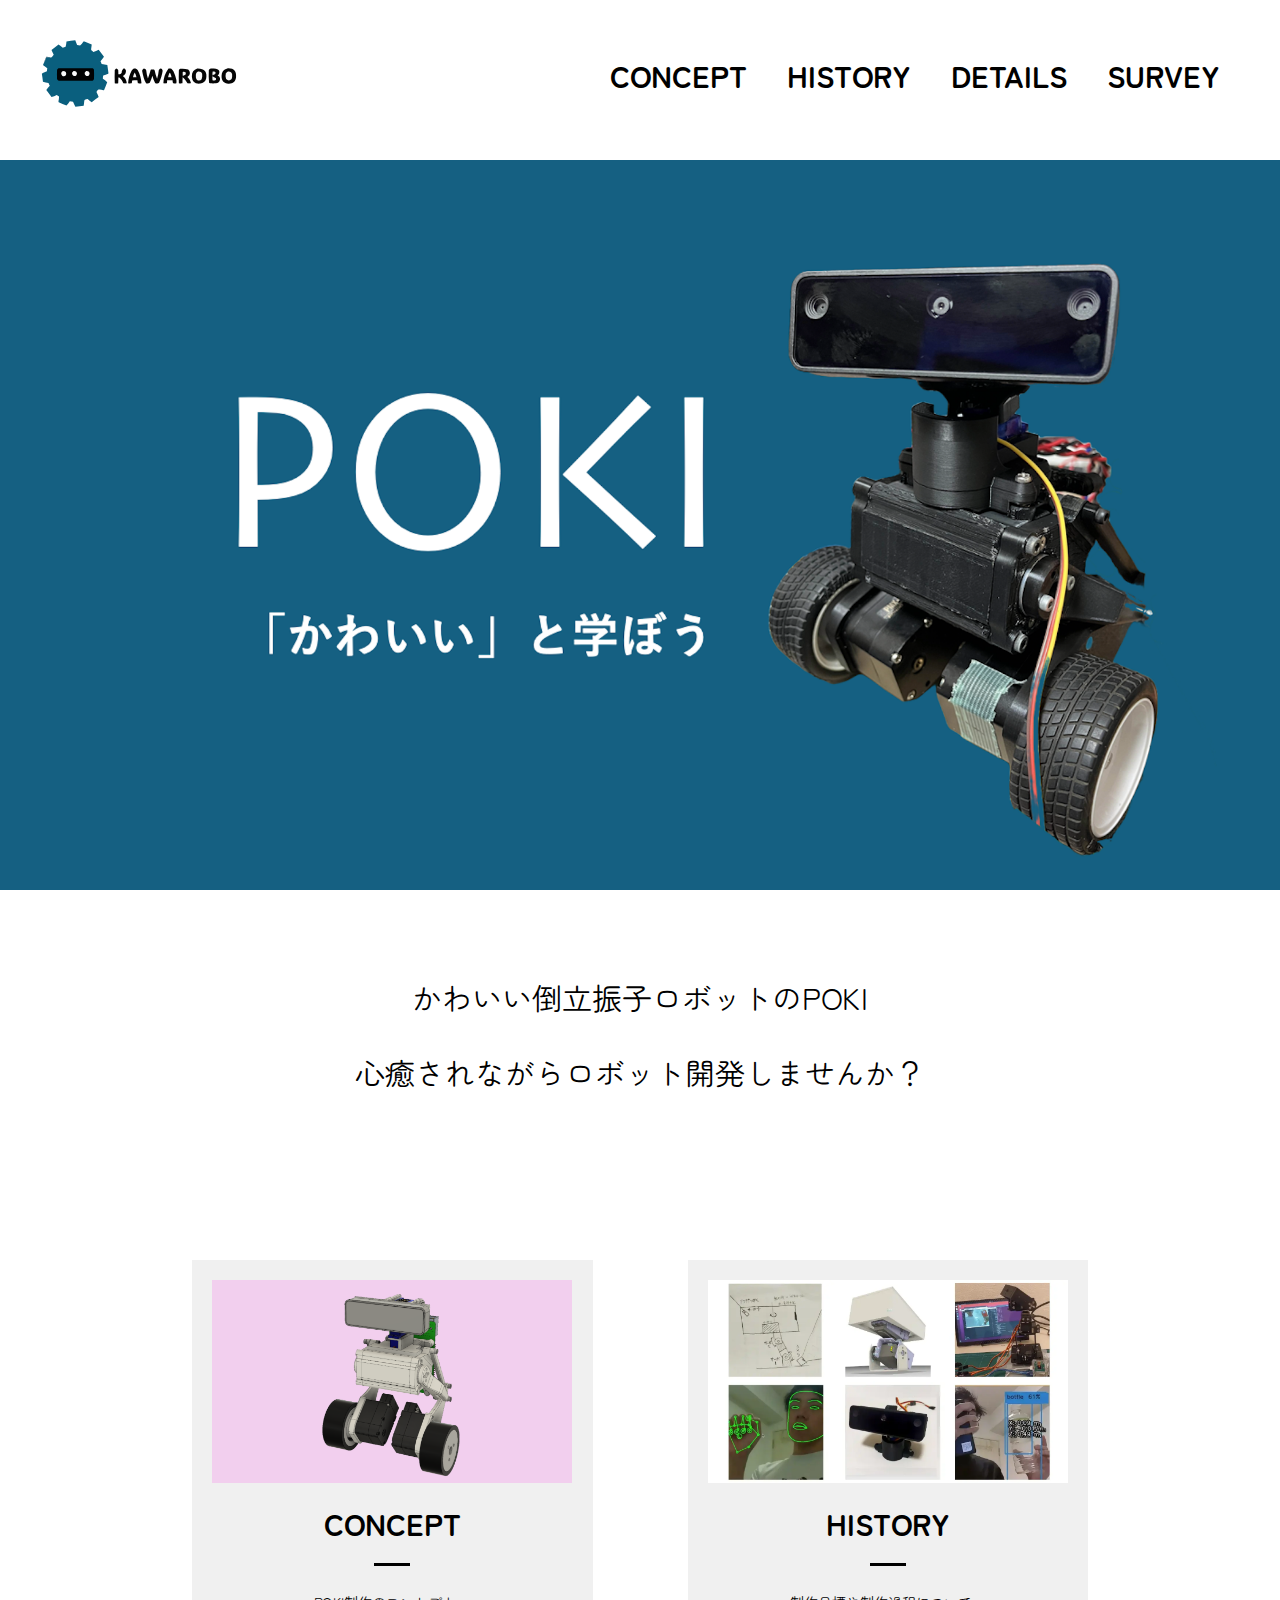
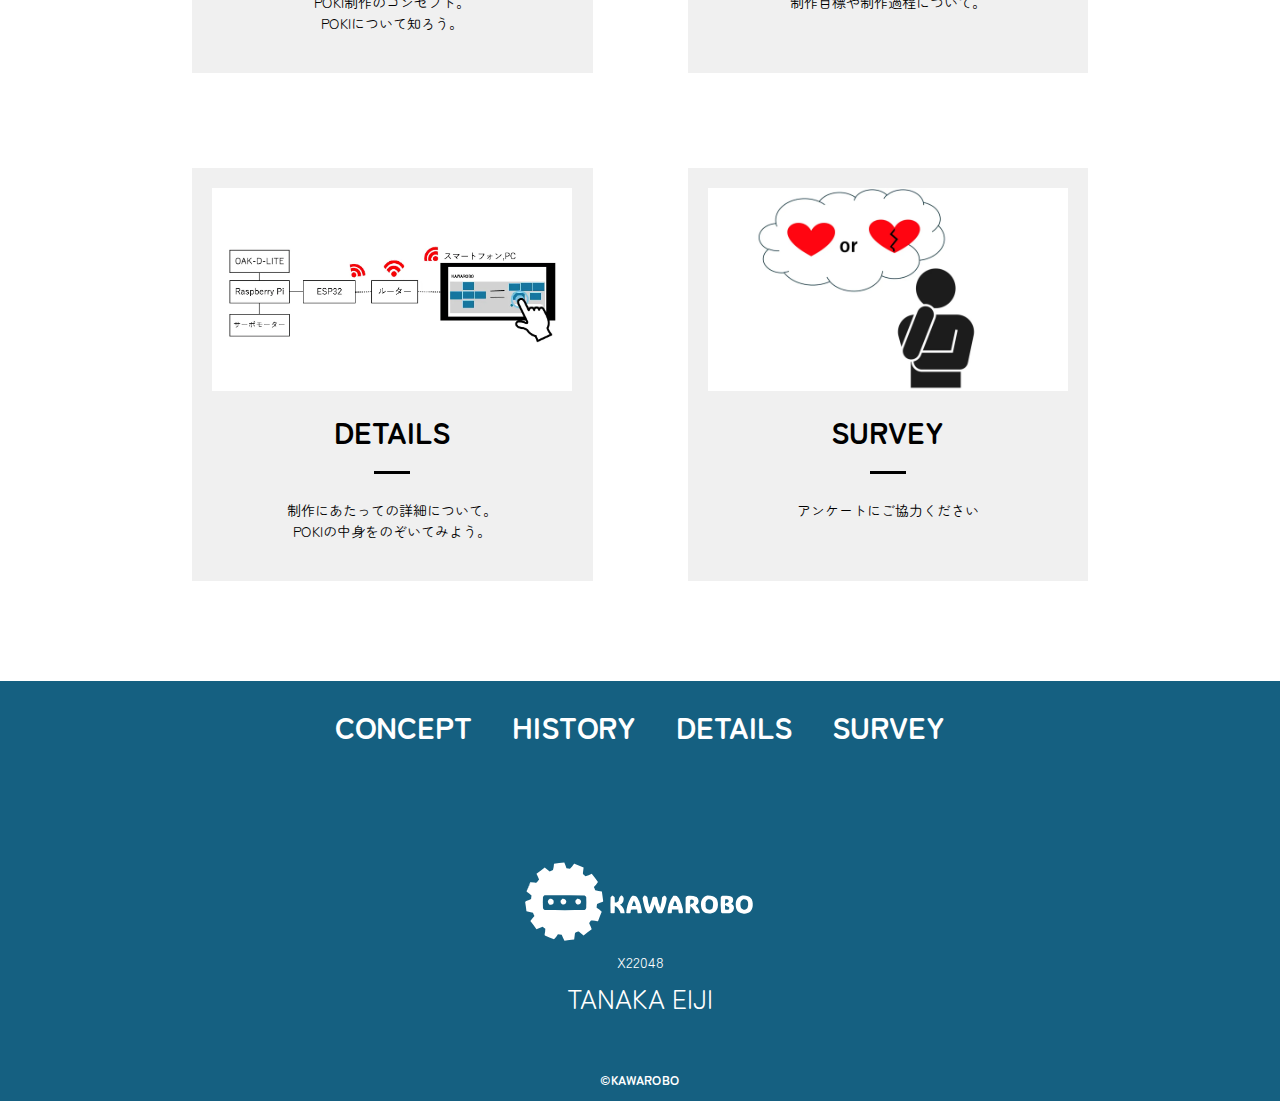
<file: index.html>
<!DOCTYPE html>
<html>

<head>
  <meta charset="UTF-8">
  <title>KAWAIIROBOT</title>
  <meta name="description" content="授業で制作したかわいいロボットです。">
  <meta name="viewport" content="width=device-width">
  <script src="./js/toggle-menu.js"></script>
  <link href="./css/common.css" rel="stylesheet">
  <link href="./css/index.css" rel="stylesheet">

  <link rel="preconnect" href="https://fonts.googleapis.com">
  <link rel="preconnect" href="https://fonts.gstatic.com" crossorigin>
  <link href="https://fonts.googleapis.com/css2?family=Montserrat:wght@700&display=swap" rel="stylesheet">
  <link href="https://fonts.googleapis.com/css2?family=Zen+Maru+Gothic&display=swap" rel="stylesheet">
</head>

<body>
  <header class="header">
    <div class="header-inner">
      <a class="header-logo" href="./index.html">
        <img src="./images/kawarobo/logo3.svg" alt="KAWAROBO">
      </a>
      <button class="toggle-menu-button"></button>
      <div class="header-site-menu">
        <nav class="site-menu">
          <ul>
            <li><a href="./concept.html">CONCEPT</a></li>
            <li><a href="./history.html">HISTORY</a></li>
            <li><a href="./details.html">DETAILS</a></li>
            <li><a href="./survey.html">SURVEY</a></li>
          </ul>
        </nav>
      </div>
    </div>
  </header>

  <main class="main">
    <div class="first-view"></div>

    <div class="lead">         
      <p>かわいい倒立振子ロボットのPOKI<br>心癒されながらロボット開発しませんか？</p>
    </div>

    <ul class="chapter-list">
      <li>
        <a href="./concept.html">
          <img src="./images/kawarobo/yokopink.png" alt="倒立振子の画像">
          <dl>
            <dt>CONCEPT</dt>
            <dd>POKI制作のコンセプト。<br>POKIについて知ろう。</dd>
          </dl>
        </a>
        
      </li>
      <li>
        <a href="./history.html">
          <img src="./images/kawarobo/his.webp" alt="操作画像">
          <dl>
            <dt>HISTORY</dt>
            <dd>制作目標や制作過程について。<br></dd>
          </dl>
        </a>
      </li>

      <li>
        <a href="./details.html">
          <img src="./images/kawarobo/de_kairo.webp" alt="DETAILS">
          <dl>
            <dt>DETAILS</dt>
            <dd>制作にあたっての詳細について。<br>POKIの中身をのぞいてみよう。</dd>
          </dl>
        </a>
      </li>

      <li>
        <a href="./details.html">
          <img src="./images/kawarobo/likedis.webp" alt="annke">
        <dl>
          <dt>SURVEY</dt>
          <dd>アンケートにご協力ください</dd>
        </dl>
        <!--
          <div class="kuwasiku-area">
            <a class="kuwasiku" href="./manual.html">詳細</a> 
          <div>
          -->
        </a>
      </li>
    </ul>

  </main>
  <footer class="footer">
    <nav class="site-menu">
      <ul>
        <li><a href="./concept.html">CONCEPT</a></li>
        <li><a href="./history.html">HISTORY</a></li>
        <li><a href="./details.html">DETAILS</a></li>
        <li><a href="./survey.html">SURVEY</a></li>
      </ul>
    </nav>
    <a class="footer-logo" href="./index.html">
      <img src="./images/kawarobo/logo2-whi2.svg" alt="スケロゴ">
    </a>
    <p class="footer-gakuban">X22048</p>
    <p class="footer-name">TANAKA EIJI</p>
    <p class="copyright"><small>&copy;KAWAROBO</small></p>
  </footer>
</body>

</html>
</file>
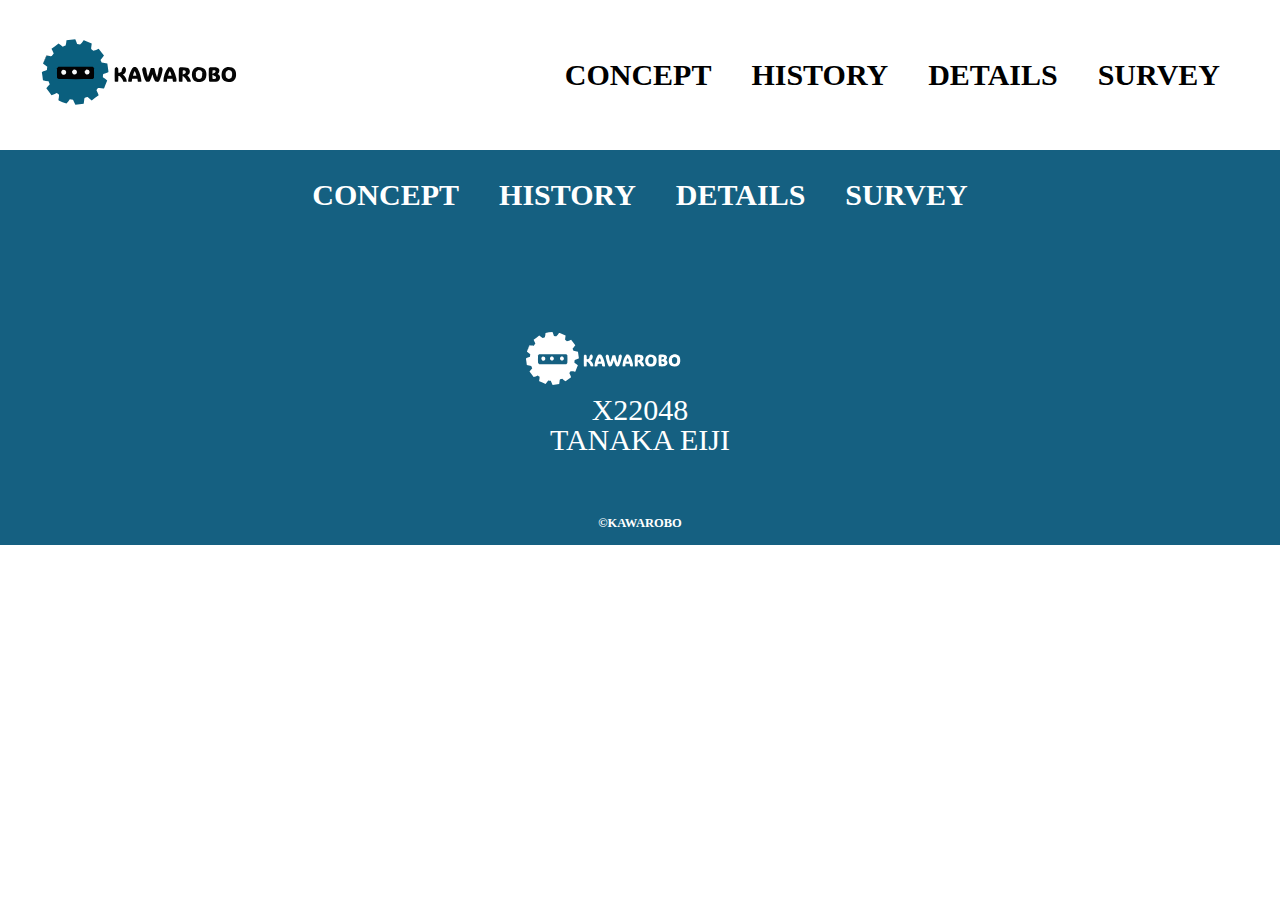
<file: common.html>
<!DOCTYPE html>
<html>

<head>
  <meta charset="UTF-8">
  <title>KAWAROBO｜official website</title>
  <meta name="description" content="かわいい倒立振子ロボットのPOKI心癒されながらロボット開発しませんか？">
  <meta name="viewport" content="width=device-width">
  <script src="./js/toggle-menu.js"></script>
  <link href="./css/common.css" rel="stylesheet">
  <link rel="preconnect" href="https://fonts.googleapis.com">
  <link rel="preconnect" href="https://fonts.gstatic.com" crossorigin>
  <link href="https://fonts.googleapis.com/css2?family=Montserrat:wght@700&display=swap" rel="stylesheet">
</head>

<body>

  <!-- headerここから -->
  <header class="header">
    <div class="header-inner">
      <a class="header-logo" href="./index.html">
        <img src="./images/kawarobo/logo3.svg" alt="KAWAROBO">
      </a>
      <button class="toggle-menu-button"></button>
      <div class="header-site-menu">
        <nav class="site-menu">
          <ul>
            <li><a href="./concept.html">CONCEPT</a></li>
            <li><a href="./history.html">HISTORY</a></li>
            <li><a href="./details.html">DETAILS</a></li>
            <li><a href="./survey.html">SURVEY</a></li>
          </ul>
        </nav>
      </div>
    </div>
  </header>
  <!-- headerここまで -->

  <!-- mainここから -->
  <main class="main"></main>
  <!-- mainここまで -->

  <!-- footerここから -->
  <footer class="footer">
    <nav class="site-menu">
      <ul>
        <li><a href="./concept.html">CONCEPT</a></li>
        <li><a href="./history.html">HISTORY</a></li>
        <li><a href="./details.html">DETAILS</a></li>
        <li><a href="./survey.html">SURVEY</a></li>
      </ul>
    </nav>
    <a class="footer-logo" href="./index.html">
      <img src="./images/kawarobo/logo2-whi.svg" alt="KISSA">
    </a>
    <p class="footer-tel">X22048</p>
    <p class="footer-time">TANAKA EIJI</p>
    <p class="copyright"><small>&copy;KAWAROBO</small></p>
  </footer>
  <!-- footerここまで -->

</body>

</html>
</file>
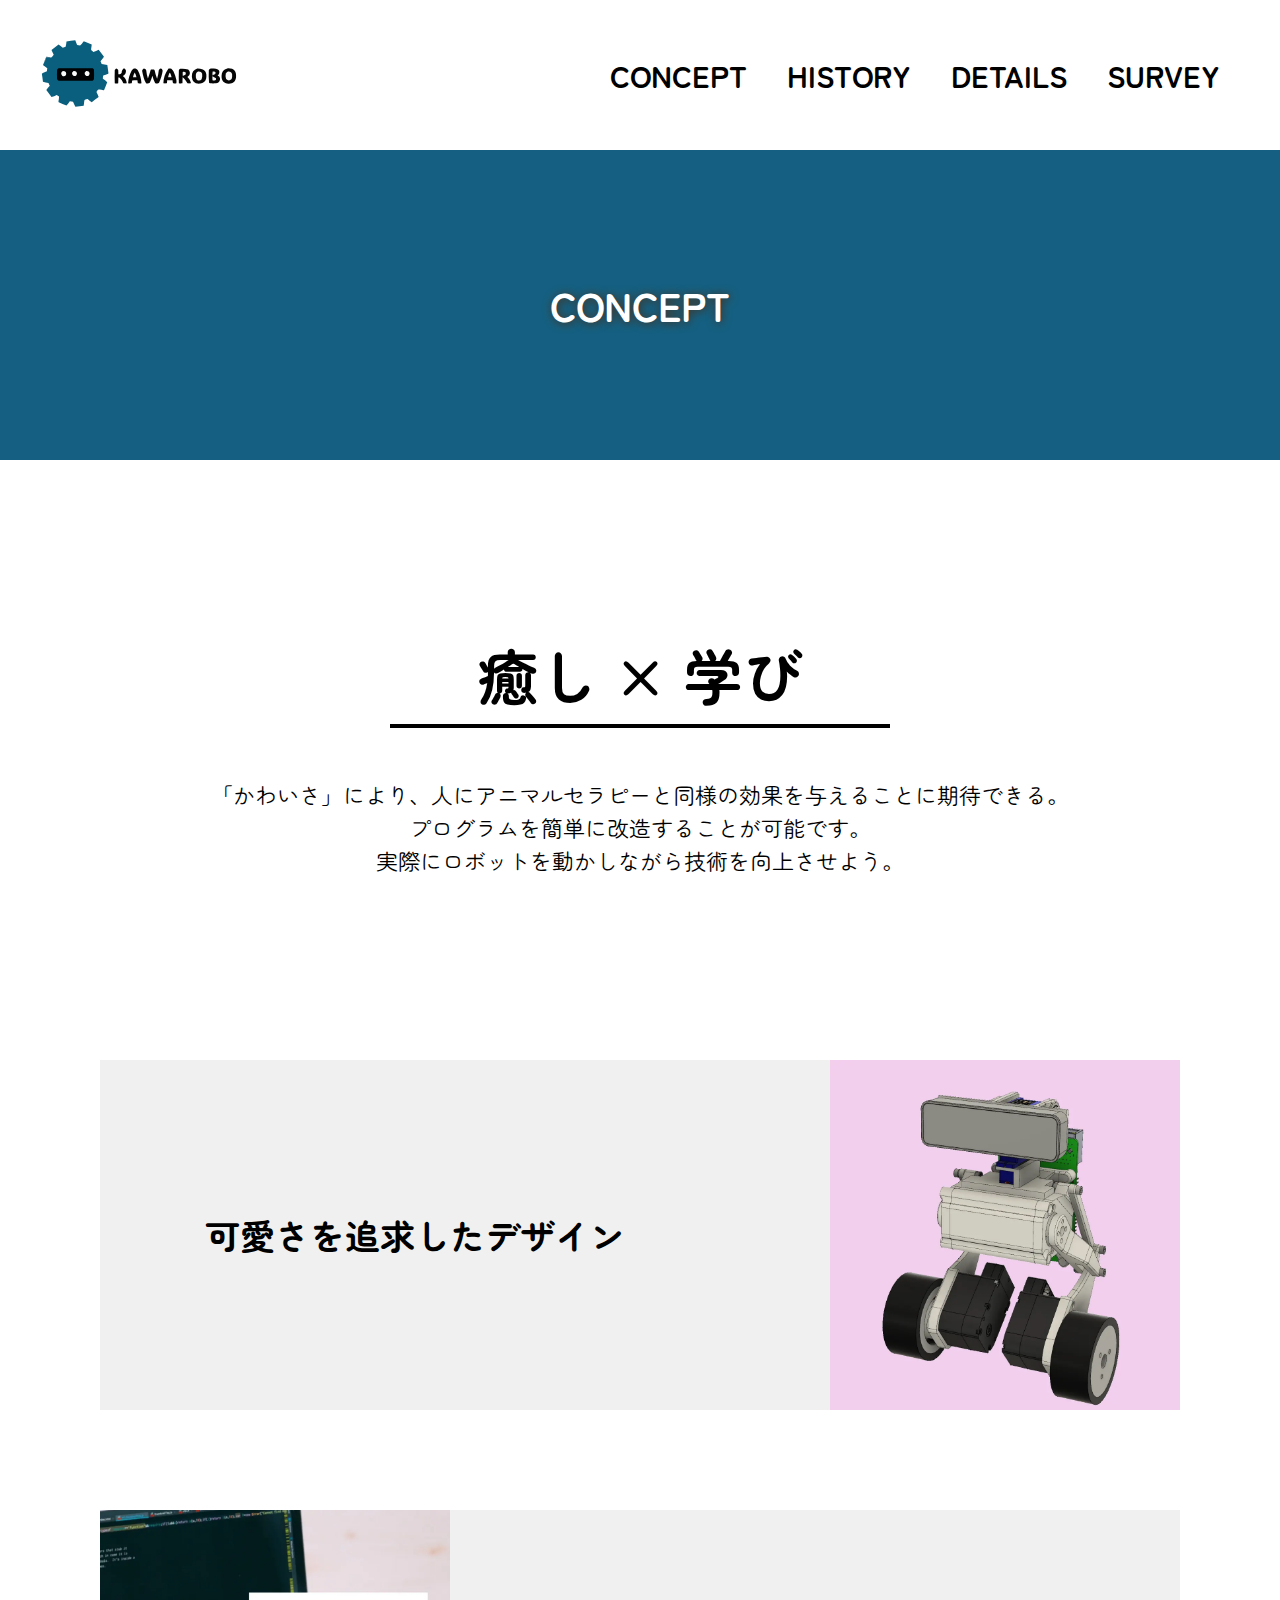
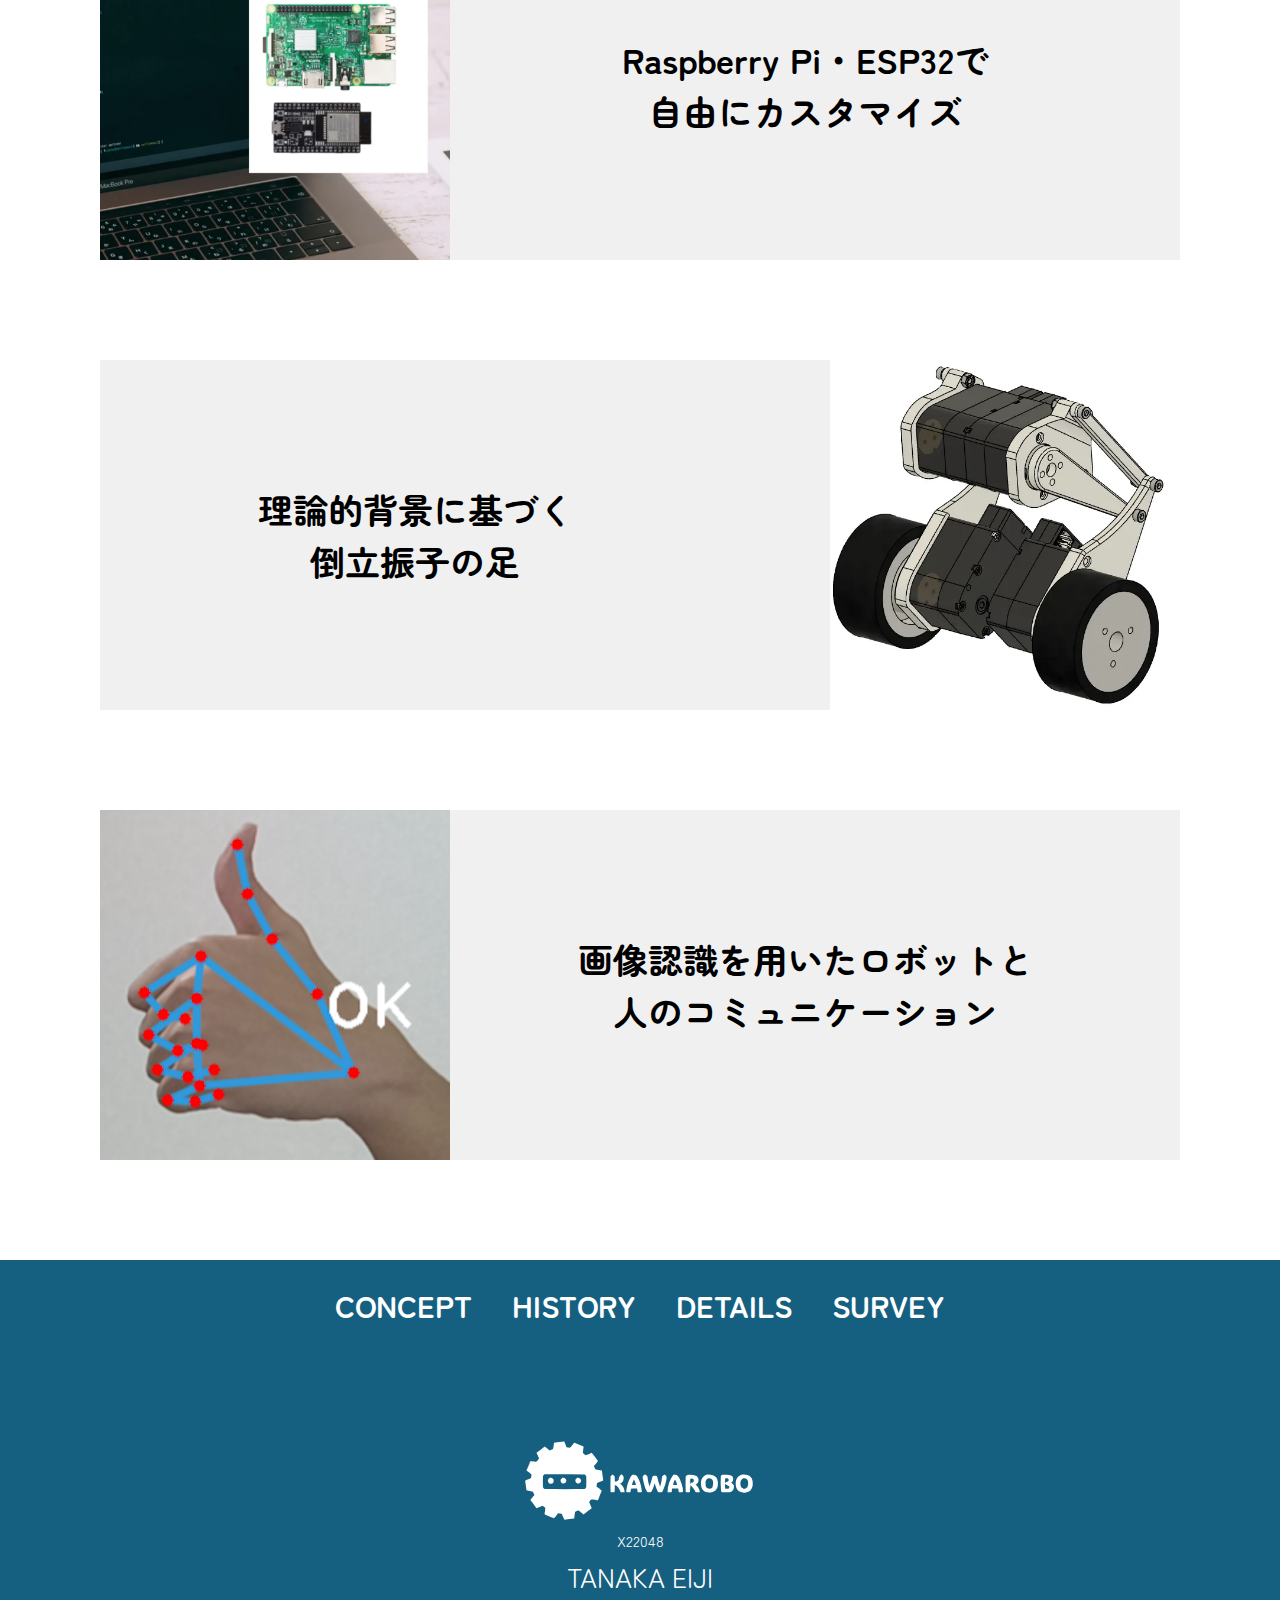
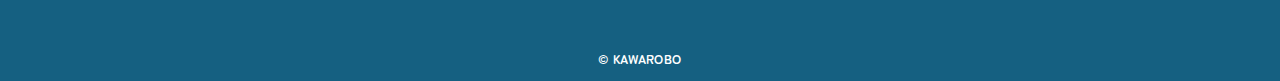
<file: concept.html>
<!DOCTYPE html>
<html lang="ja">

<head>
  <meta charset="UTF-8">
  <title>CONCEPT|KAWAROBO</title>
  <meta name="description" content="かわいいロボットのコンセプト">
  <meta name="viewport" content="width=device-width, initial-scale=1.0">
  <link rel="stylesheet" href="./css/common.css">
  <link rel="stylesheet" href="./css/concept.css">
  <link rel="preconnect" href="https://fonts.googleapis.com">
  <link rel="preconnect" href="https://fonts.gstatic.com" crossorigin>
  <link href="https://fonts.googleapis.com/css2?family=Montserrat:wght@700&display=swap" rel="stylesheet">
  <link href="https://fonts.googleapis.com/css2?family=Zen+Maru+Gothic&display=swap" rel="stylesheet">
  <script src="./js/toggle-menu.js" defer></script>
</head>

<body>
  <header class="header">
    <div class="header-inner">
      <a class="header-logo" href="./index.html">
        <img src="./images/kawarobo/logo3.svg" alt="KAWAROBO">
      </a>
      <button class="toggle-menu-button"></button>
      <div class="header-site-menu">
        <nav class="site-menu">
          <ul>
            <li><a href="./concept.html">CONCEPT</a></li>
            <li><a href="./history.html">HISTORY</a></li>
            <li><a href="./details.html">DETAILS</a></li>
            <li><a href="./survey.html">SURVEY</a></li>
          </ul>
        </nav>
      </div>
    </div>
  </header>

  <main class="main">
    <div class="title">
      <h1>CONCEPT</h1>
    </div>

    <div class="sub-title">
      <h1>癒し × 学び</h1>
      <p>「かわいさ」により、人にアニマルセラピーと同様の効果を与えることに期待できる。<br>プログラムを簡単に改造することが可能です。<br>実際にロボットを動かしながら技術を向上させよう。</p>
    </div>

    <section class="concept">
      <div class="concept-text">
        <h3>可愛さを追求したデザイン</h3>
      </div>
      <img src="./images/kawarobo/kawa-.webp" alt="倒立振子の画像">
    </section>

    <section class="concept reverse">
      <div class="concept-text">
        <h3>Raspberry Pi・ESP32で<br>自由にカスタマイズ</h3>
      </div>
      <img src="./images/kawarobo/suku.webp" alt="Raspberry Piの画像">
    </section>

    <section class="concept concept2">
      <div class="concept-text">
        <h3>理論的背景に基づく<br>倒立振子の足</h3>
      </div>
      <img src="./images/kawarobo/leg.webp" alt="倒立振子の画像"> 
    </section>

    <section class="concept reverse">
      <div class="concept-text">       
        <h3>画像認識を用いたロボットと<br>人のコミュニケーション</h3>
      </div>
      <img src="./images/kawarobo/hand-4.png" alt="PEACE">

    </section>

  </main>

  <footer class="footer">
    <nav class="site-menu" aria-label="フッターメニュー">
      <ul>
        <li><a href="./concept.html">CONCEPT</a></li>
        <li><a href="./history.html">HISTORY</a></li>
        <li><a href="./details.html">DETAILS</a></li>
        <li><a href="./survey.html">SURVEY</a></li>
      </ul>
    </nav>
    <a class="footer-logo" href="./index.html">
      <img src="./images/kawarobo/logo2-whi2.svg" alt="スケロゴ">
    </a>
    <p class="footer-gakuban">X22048</p>
    <p class="footer-name">TANAKA EIJI</p>
    <p class="copyright"><small>&copy; KAWAROBO</small></p>
  </footer>

</body>

</html>
</file>
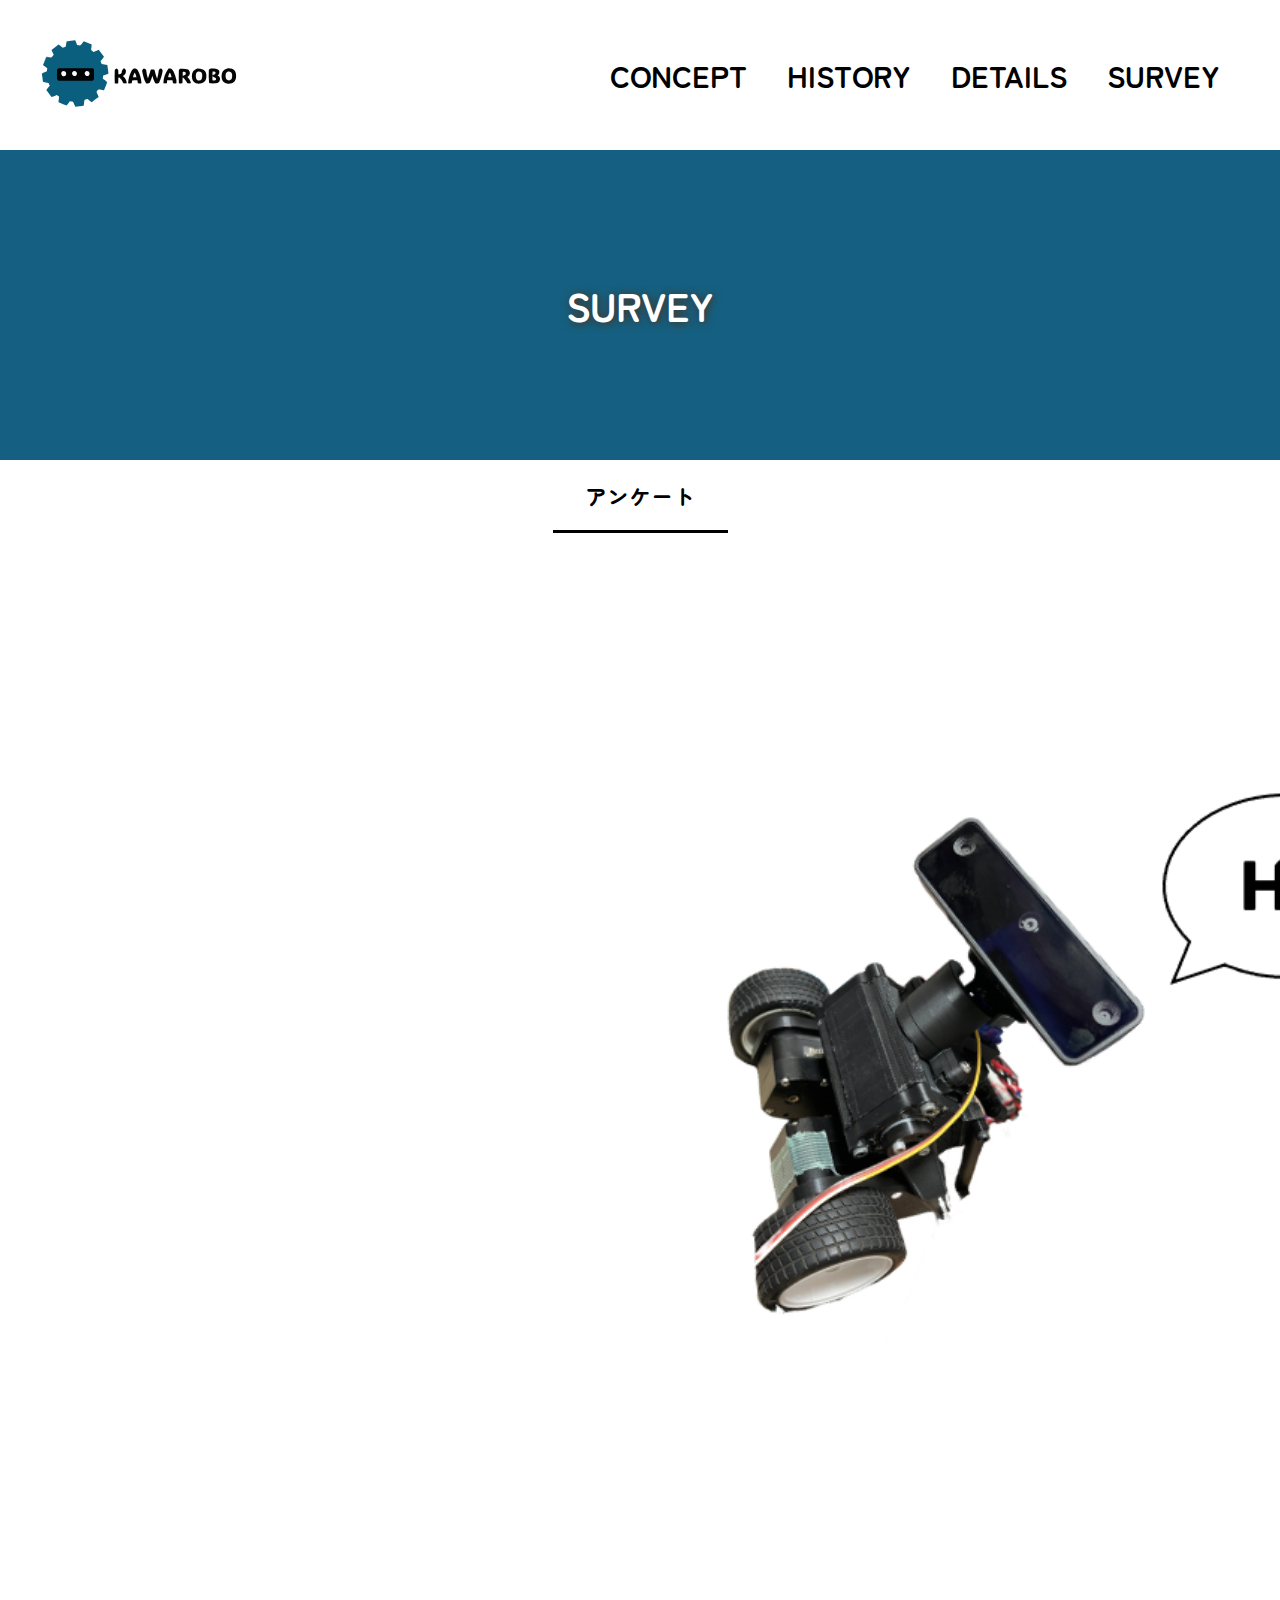
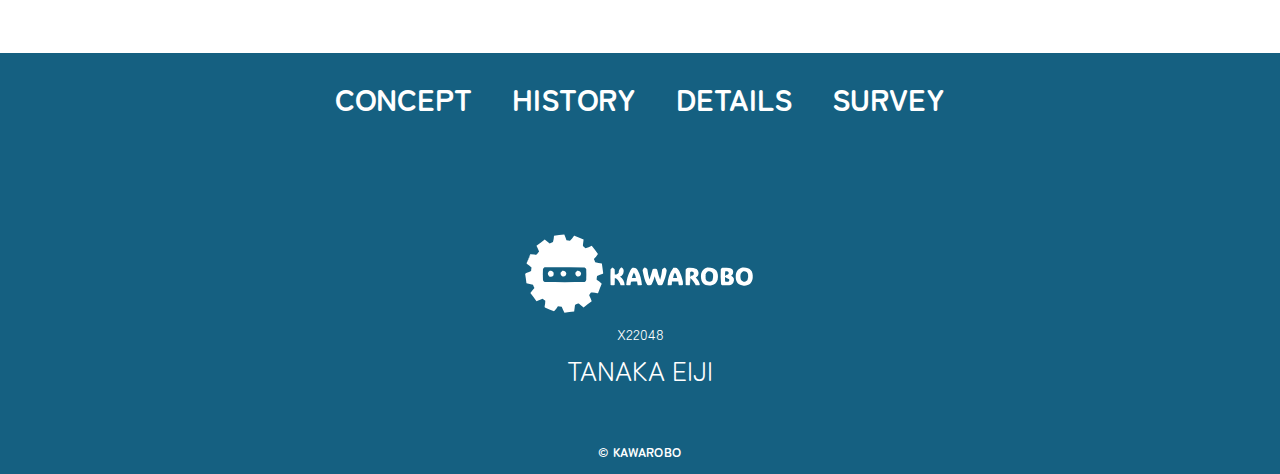
<file: survey.html>
<!DOCTYPE html>
<html>

<head>
  <meta charset="UTF-8">
  <title>SURVEY | KAWAROBO</title>
  <meta name="description" content="かわいいロボットのアンケート">
  <meta name="viewport" content="width=device-width, initial-scale=1.0">
  <script src="./js/toggle-menu.js"></script>
  <link href="./css/common.css" rel="stylesheet">
  <link href="./css/survey.css" rel="stylesheet">
  <link rel="preconnect" href="https://fonts.googleapis.com">
  <link rel="preconnect" href="https://fonts.gstatic.com" crossorigin>
  <link href="https://fonts.googleapis.com/css2?family=Montserrat:wght@700&display=swap" rel="stylesheet">
  <link href="https://fonts.googleapis.com/css2?family=Zen+Maru+Gothic&display=swap" rel="stylesheet">
</head>

<body>


  <header class="header">
    <div class="header-inner">
      <a class="header-logo" href="./index.html">
        <img src="./images/kawarobo/logo3.svg" alt="KAWAROBO">
      </a>
      <button class="toggle-menu-button"></button>
      <div class="header-site-menu">
        <nav class="site-menu">
          <ul>
            <li><a href="./concept.html">CONCEPT</a></li>
            <li><a href="./history.html">HISTORY</a></li>
            <li><a href="./details.html">DETAILS</a></li>
            <li><a href="./survey.html">SURVEY</a></li>
          </ul>
        </nav>
      </div>
    </div>
  </header>

  <main class="main">
    <div class="title">
      <h1>SURVEY</h1>
    </div>

    <div class="contact">
      <h2>アンケート</h2>
      <div class="form-container">
        <iframe src="https://docs.google.com/forms/d/e/1FAIpQLSf8Ug3IxsH6mHO_sMiTRqHuQ9anyVFti5wm0dhlIwq6p-1m5A/viewform?embedded=true" width="640" height="900" frameborder="0" marginheight="0" marginwidth="0">読み込んでいます…</iframe>
      </div>
    </div>
    
  </main>

  <footer class="footer">
    <nav class="site-menu" aria-label="フッターメニュー">
      <ul>
        <li><a href="./concept.html">CONCEPT</a></li>
        <li><a href="./history.html">HISTORY</a></li>
        <li><a href="./details.html">DETAILS</a></li>
        <li><a href="./survey.html">SURVEY</a></li>
      </ul>
    </nav>
    <a class="footer-logo" href="./index.html">
      <img src="./images/kawarobo/logo2-whi2.svg" alt="スケロゴ">
    </a>
    <p class="footer-gakuban">X22048</p>
    <p class="footer-name">TANAKA EIJI</p>
    <p class="copyright"><small>&copy; KAWAROBO</small></p>
  </footer>

</body>

</html>
</file>
<file: css/common.css>
@charset "utf-8";

*,
::before,                       /*デフォルトの要素の余白をなくす*/
::after {
  padding: 0;
  margin: 0;
  box-sizing: border-box;       /*要素の幅とサイズはpaddingとborderの値は含めない*/
}

ul,
ol {
  list-style: none;             /*リストの・を非表示にする*/
}


a {
  color: inherit;               /*親要素の文字色を継承*/
  text-decoration: none;        /*下線をなくす*/
}


body {
  font-family: "Zen Maru Gothic", serif;
  font-size: 30px;              /*フォントサイズ指定*/
  color: #000000;             /*色指定*/
  line-height: 1;               /*行間指定*/
  background-color: #ffffff;  /*背景色指定*/
}

img {
  max-width: 100%;              /*img要素の最大幅を指定　はみ出し防止*/
}



.header-inner {
  max-width: 1500px;  /*ヘッダーのサイズを指定　max-widthで指定しておくとブラウザ幅に合わせて可変する表示にできる*/
  height: 150px;
  margin-left: auto;  /*ヘッダーをウェブブラウザの中央に表示する*/
  margin-right: auto;
  padding-left: 40px; /*ヘッダーの左右に余白を指定する*/
  padding-right: 40px;
  display: flex;      /*要素を横並びにする*/
  justify-content: space-between;/*ロゴとナビゲーションを左右の端に寄せる*/
  align-items: center;/*ロゴとナビゲーションの上下の高さを揃える*/
}

.toggle-menu-button {
  display: none;      /*ハンバーガーメニューを非表示にする*/
}

.header-logo {
  display: block;     /*ロゴのサイズを指定できるようにする*/
  width: 200px;     
}

.site-menu ul {       /*要素を横並びにする*/
  display: flex;
}

.site-menu ul li {  
  margin-left: 20px;  /*ナビゲーションの項目間の余白を設定する*/
  margin-right: 20px;
}

.site-menu ul li a {  
  font-weight: bold;  /*太字*/
}



.footer {
  color: #ffffff;             /*フッターの文字色*/
  background-color: #156081;  /*フッターの背景色*/
  padding-top: 30px;            /*フッターの上下の余白を指定*/
  padding-bottom: 15px;
  display: flex;
  flex-direction: column;       /*要素を縦並びにする*/
  align-items: center;          /*各要素を中央に配置*/
  /*
  text-align: center;
  padding-left: 50px;
  */
}

.footer-logo {
  display: block;
  width: 235px;                 /*大きいサイズを使っているのでwidthで本来表示したいサイズを指定する!!!*/
  margin-top: 120px;
}

.footer-gakuban {
  font-size: 15px;
  margin-top: 10px;
}

.footer-name {
  font-size: 26px;
  margin-top: 16px;
}

.copyright {
  font-size: 15px;
  font-weight: bold;
  margin-top: 60px;
}


/*スマホでの処理----------------------------*/
@media (max-width: 800px) {
  .site-menu ul {
    font-size: 20px;
    display: block;     /*ナビゲーションメニューを縦並びに変更する*/
    text-align: center; /*ナビゲーションメニューを中央揃えする*/
  }

  .site-menu li {
    margin-top: 20px;   /*各メニュー項目の上部に余白を設定*/
  }

  .header {
    position: fixed;     /*ヘッダー領域を上部に固定*/
    top: 0;
    left: 0;
    right: 0;
    background-color: #ffffff;
    height: 70px;        /*ヘッダー領域の高さ*/
    z-index: 10;        /*ヘッダー領域を常に手前に表示*/
    box-shadow: 0 3px 6px rgba(0, 0, 0, 0.1); /*ヘッダーに影をつける*/
  }

  .header-inner {
    padding-left: 20px;   /*ヘッダーの内部のサイズを調整*/
    padding-right: 20px;
    height: 100%;
    position: relative;   /*親要素を基準にした位置指定が可能*/
  }

  .header-logo {
    width: 150px;        /*ロゴのサイズを調整*/
  }

  .header-site-menu {    /*メニューの土台を作成する*/
    position: absolute;
    top: 100%;
    left: 0;
    right: 0;
    color: #ffffff;
    background-color: #736E62;
    padding-top: 20px;
    padding-bottom: 40px;
    display: none;        /*メニューを非表示にする*/
  }

  .header-site-menu.is-show { /*非表示にしたボタンを表示*/
    display: block;       /*クラスが追加された時に表示するよう指示する*/
  }

  

  .toggle-menu-button {
    display: block;
    width: 60px;          /*ボタンのサイズを指定*/
    height: 34px;
    background-image: url(../images/common/icon-menu.png);/*ボタンのアイコンを指定*/
    background-size: 50%; /*背景画像のサイズを指定!!!!!!*/
    background-position: center;
    background-repeat: no-repeat;
    background-color: transparent;   /*デフォルトのスタイル指定を解除する*/
    border: none;
    border-radius: 0;
    outline: none;
  }

  .main {
    padding-top: 70px; /*ヘッダーを上部に固定したことで見え苦なった部分に余白を入れコンテンツが重ならないようにする*/
  }

  

  .footer-logo {
    margin-top: 30px;
    text-align: center;
  }

  .footer-gakuban {
    font-size: 20px;
  }

  .copyright {
    margin-top: 50px;
  }

  .footer {
    margin-top: 50px; 
  }

  .footer-logo img {
    width: 150px; 
  }

  .footer p {
    font-size: 12px;
  }
}
</file>
<file: css/index.css>
@charset "utf-8";

.first-view {
  height: calc(100vh - 150px); 
  background-image: url(../images/kawarobo/3-2-6.png);
  background-size: contain;  
  background-repeat: no-repeat;
  background-position: center center;
  display: flex;
  align-items: center;
  width: 100%;
  padding: 0 100px;
}

.lead {
  max-width: 1500px;
  margin: 60px auto 150px;
}

.lead p {
  line-height: 2.5;
  text-align: center;
}

.chapter-list {
  width: 100%;
  max-width: 70%;
  margin: 0px auto 100px;
  display: grid;
  grid-template-columns: repeat(2, 1fr); 
  gap: 95px 95px;
  justify-content: center;
  
}

.chapter-list li {
  background-color: rgba(128, 128, 128, 0.118);
  position: relative;
  padding-bottom: 20px;
  transition-duration: 0.2s;
}

.chapter-list li:hover {
  transform: scale(1.05);
}

.chapter-list img {
  width: 90%;
  margin: 20px auto;
  display: block;
}


.chapter-list dl {
  height: 150px;
  margin: 0 30px;
}

.chapter-list dt {
  font-family: "Zen Maru Gothic", serif;
  font-size: 30px;
  line-height: 40px;
  font-weight: bold;
  text-align: center;
}

.chapter-list dt::after {
  content:'';
  display: block;
  width: 36px;
  height: 3px;
  background-color: #000000;
  margin-top: 20px;
  margin-left: auto;
  margin-right: auto;
}

.chapter-list dd {
  text-align: center;
  font-size: 14px;
  line-height: 1.5;
  margin-top: 26px;
}

.item-list .price {
  font-weight: bold;
  margin-top: 15px;
}

.kuwasiku-area {
  bottom: 15px;
  text-align: center;
  margin-top: 30px;
}

.kuwasiku {
  display: inline-block;
  min-width: 150px;
  line-height: 40px;
  border:solid 1px #333;
  border-radius: 50px;
  text-align: center;
  position: relative;
  font-size: 14px;
}

.kuwasiku:after {
  content: "";
  width: 8px;
  height: 8px;
  border-top:solid 1px #333;
  border-right:solid 1px #333;
  transform: rotate(45deg);
  position: absolute;
  margin-top: -4px;
  top:50%;
  left: 100px;
}

.kuwasiku:hover {
  background-color: #156081;
  color: white;
}
/*--------------------------------------------------------------*/

@media (max-width: 800px) {
  .first-view {
    height: calc(100vh - 70px);
    background-image: url(../images/kawarobo/3-5.png);
    background-size: 120%;
    align-items: flex-start;
  }

  .lead {
    padding: 0 10px;
    margin: 20px auto 100px;
    margin-top: 0px;
  }

  .lead p {
    text-align: center;
    font-size: 17px;
  }

  .chapter-list {
    grid-template-columns: 1fr; /* One column */
    gap: 50px 0;
  }

  .chapter-list dl {
    height: auto;
    margin: 0 20px;
  }

  .chapter-list dt {
    font-size: 24px;
    line-height: 30px;
  }

  .chapter-list dd {
    font-size: 12px;
    line-height: 20px;
    margin-top: 16px;
  }

  .kuwasiku {
    min-width: 120px;
    line-height: 35px;
    font-size: 12px;
  }

  .kuwasiku:after {
    left: 80px;
  }
}
</file>
<file: css/concept.css>
@charset "utf-8";


body {
  font-family: "Zen Maru Gothic", serif;
  margin: 0;
  padding: 0;
  box-sizing: border-box;
}

.title {
  height: 310px;
  background-image: url(../images/kawarobo/hai.png);
  background-repeat: no-repeat;
  background-position: center center;
  background-size: cover;
  display: flex;
  flex-direction: column;
  justify-content: center;
  align-items: center;
  color: #ffffff;
  text-shadow: 1px 1px 10px #4b2c14;
}

.title h1 {
  font-size: 40px;
  font-weight: bold;
}


.sub-title {
  height: 100px;
  display: flex;
  flex-direction: column;
  justify-content: center;
  align-items: center;
  margin-bottom: 500px;
  text-align: center;
}

.sub-title h1 {
  margin-top: 500px;
  font-size: 60px;
}

.sub-title h1::after {
  content: '';
  display: block;
  width: 500px;
  height: 4px;
  background-color: #000000;
  margin: 20px auto 0;
}

.sub-title p {
  margin-top: 50px;
  font-size: 22px;
  line-height: 1.5;
}


.concept {
  background-color: rgba(128, 128, 128, 0.118);
  position: relative;
  display: flex;
  justify-content: space-between;
  width: 1080px;
  max-width: 90%;
  align-items: center;
  margin: 100px auto 0;
}



.concept img {
  width: 350px;
}

.concept-text {
  display: flex;
  justify-content: center;
  align-items: center;
  width: 100%;
  padding-right: 100px;
}

.concept-text h3 {
  font-size: 35px;
  font-weight: bold;
  line-height: 1.5;
  text-align: center;
}


.reverse {
  flex-direction: row-reverse;
  margin: 100px auto 0;
}

.reverse .concept-text {
  padding-left: 0px;
  padding-right: 60px;
  margin-right: 0px;
  margin-left: 40px;
}



.footer {
  margin-top: 100px;
}


@media (max-width: 800px) {
  .title {
    height:100px;
  }

  .title h1 {
    font-size: 20px;
  }

  .sub-title {
    margin-bottom: 250px;
  }

  .sub-title h1 {
    margin-top: 250px;
    font-size: 40px;
  }

  .sub-title h1::after {
    width: 100%;
  }

  .sub-title p {
    margin-top: 20px;
    font-size: 14px;
  }

  .concept {
    flex-direction: column;
    align-items: center;
    max-width: 1080px;
    padding: 0 20px;
    margin-top: 30px;
    width: 90%;
  }
  
  .concept img {
    max-width: 350px;
    width: 60%;
    height: auto;
    margin-top: 10px;
    margin-bottom: 20px;
  }

  .img3 {
    display: flex;
    justify-content: center;
    width: 100%;
  }
  
  .img3 img {
    max-width: 100%;
    height: auto;
  }

  .concept-text {
    display: flex;
    flex-direction: column;
    align-items: center;
    width: 100%;
    text-align: center;
    padding: 20px;
  }
  
  .concept-text h3 {
    font-size: 19px;
    font-weight: bold;
    line-height: 1.5;
  }
  
  .reverse {
    flex-direction: column;
  }
}
</file>
<file: css/survey.css>
@charset "utf-8";

body {
  font-family: "Zen Maru Gothic", serif;
  margin: 0;
  padding: 0;
  box-sizing: border-box;
}

.title {
  height: 310px;
  background-image: url(../images/kawarobo/hai.png);
  background-repeat: no-repeat;
  background-position: center center;
  background-size: cover;
  display: flex;
  flex-direction: column;
  justify-content: center;
  align-items: center;
  color: #ffffff;
  text-shadow: 1px 1px 10px #4b2c14;
}

.title h1 {
  font-size: 40px;
  font-weight: bold;
}

.title p {
  font-size: 14px;
  margin-top: 15px;
}

.main h2 {
  text-align: center;
  font-size: 22px;
  font-weight: bold;
  line-height: 30px;
  display: flex;
  flex-direction: column;
  align-items: center;
}

.main h2::after {
  content: '';
  display: block;
  width: 175px;
  height: 3px;
  background-color: #000000;
  margin-top: 20px;
}

.contact {
  background-image: url(../images/kawarobo/nozoki4.png);
  background-repeat: no-repeat;
  background-position: center center;
  background-size: cover;
  display: flex;
  justify-content: center;
  align-items: center;
  flex-direction: column;
  padding: 20px;
}

.form-container {
  margin-top: 100px;
  width: 100%;
  display: flex;
  justify-content: center;
}



.footer {
  margin-top: 100px;
}

@media (max-width: 800px) {


.contact {
  background-image: none;
}

  .title {
    height: 100px;
    background-size: cover;
  }

  .title h1 {
    font-size: 20px;
  }
  .form-container {
    margin-top: 30px;
    width: 100%;
    display: flex;
    justify-content: center;
  }
}
</file>
